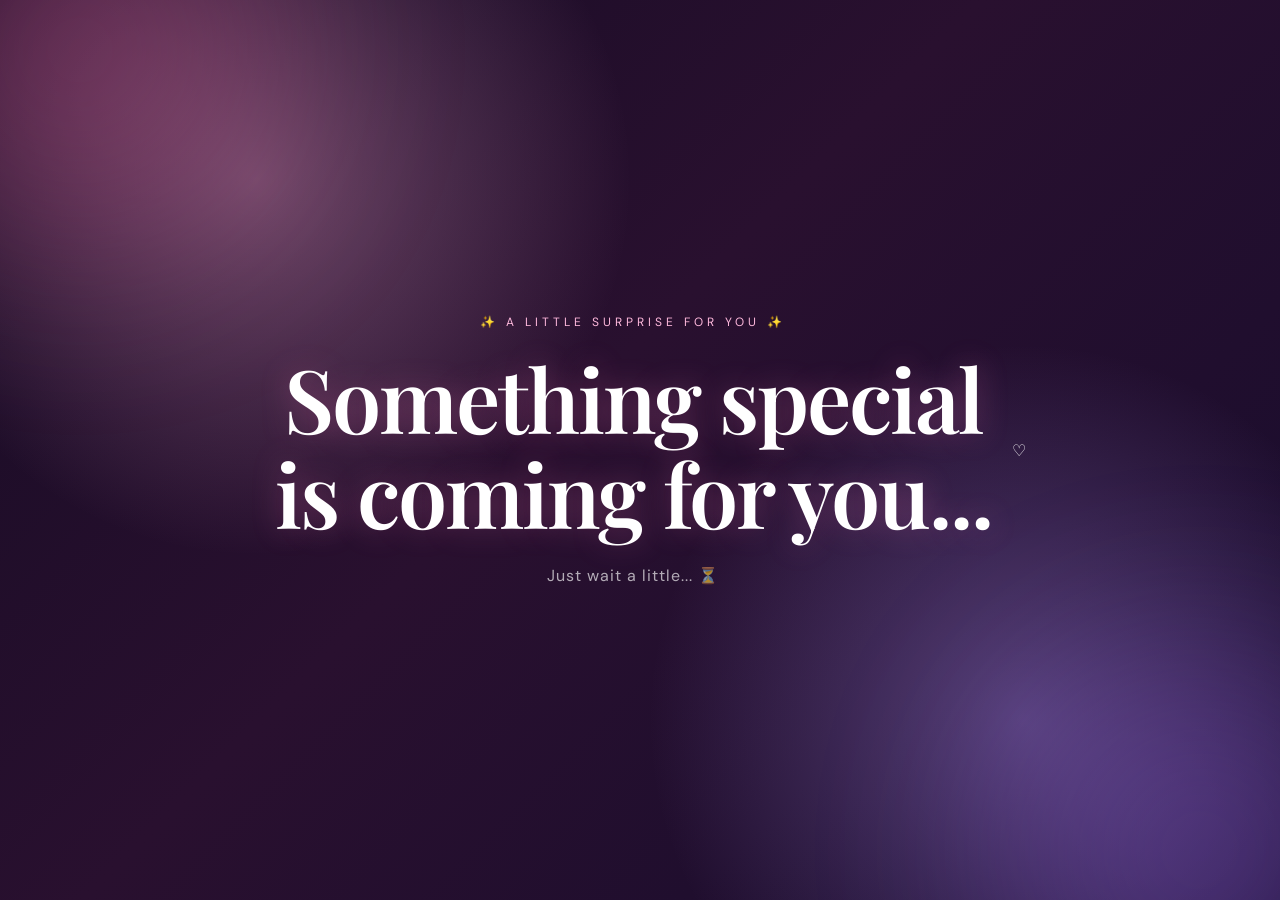
<file: index.html>
<!DOCTYPE html>
<html lang="en">
<head>
    <meta charset="UTF-8">
    <meta name="viewport" content="width=device-width, initial-scale=1.0">

    <title>A Little Surprise 💌</title>

    <link rel="stylesheet" href="style.css">
</head>

<body>

    <!-- Background glow -->
    <div class="background-glow glow-1"></div>
    <div class="background-glow glow-2"></div>

    <!-- ================= INTRO ================= -->

    <section class="intro" id="intro">

        <div class="intro-content">

            <p class="tiny-text">✨ A LITTLE SURPRISE FOR YOU ✨</p>

            <h1 id="intro-text">
                Something special<br>
                is coming for you...
            </h1>

            <p class="intro-subtitle">
                Just wait a little... ⏳
            </p>

        </div>

        <!-- Paper plane -->
        <div class="plane-container">
            <img
                id="plane"
                src="assets/spgirl.png"
                alt="Paper Plane"
            >
        </div>

        <!-- Floating hearts -->
        <div id="hearts"></div>

        <div class="scroll-hint">
            ♡
        </div>

    </section>


    <!-- ================= ENVELOPE ================= -->

    <div class="envelope-container hidden" id="envelope-container">

  <div class="envelope-scene">

    <div class="envelope-aura"></div>

    <div class="envelope" id="envelope"
         role="button"
         tabindex="0"
         aria-label="Open envelope">

      <div class="envelope-back"></div>

      <!-- Letter inside -->
      <div class="letter">
        <div class="letter-line"></div>
        <div class="letter-line short"></div>
        <div class="letter-heart">♡</div>
      </div>

      <!-- Front of envelope -->
      <div class="envelope-front"></div>

      <!-- Opening flap -->
      <div class="envelope-flap"></div>

      <!-- Wax seal -->
      <div class="seal">♥</div>

    </div>

  </div>

  <p class="tap-text hidden" id="tap-text">
    Touch the envelope <span>♡</span>
  </p>

  <p class="tap-hint">
    A little surprise is waiting inside...
  </p>

</div>


    <!-- ================= BIRTHDAY CARD ================= -->

    <div
        class="card-overlay hidden"
        id="popup-card"
    >

        <div class="card">

            <button
                class="close-card"
                id="close-card"
                aria-label="Close card"
            >
                ×
            </button>

            <div class="card-sparkle sparkle-1">✦</div>
            <div class="card-sparkle sparkle-2">✧</div>

            <div class="card-top">
                <span>🎀</span>
                <span>🎂</span>
                <span>🎀</span>
            </div>

            <p class="card-label">
                TODAY IS YOUR DAY
            </p>

            <h2>
                Happy Birthday
                <span>🎉</span>
            </h2>

            <!-- CHANGE NAME HERE -->
            <h3>
                Dear <span>FARUU</span> 💝🫶
            </h3>

            <div class="divider">
                <span>♡</span>
                <span>♡</span>
                <span>♡</span>
            </div>

            <p class="message">
                I know I made you wait a little, but some wishes deserve a little extra effort.<br>
                I wanted to make your special day a little more special, in my own little way.
                So, here's something just for you... Happy Birthday, Fruuuu! ✨
            </p>

            <div class="cake">
                🎂
            </div>

            <p class="signature">
                With lots of dustumi,
                <br>
                Yours truly,
            </p>

            <!-- CHANGE YOUR NAME HERE -->
            <p class="name">
                Iftuu
                <br>
                <span>❤️ ✨ 💜</span>
            </p>

            <button
                class="surprise-button"
                id="surprise-button"
            >
                <span>🎁</span>
                See more surprise
            </button>

        </div>

    </div>


    <!-- ================= CONFETTI ================= -->

    <canvas id="confetti"></canvas>


    <!-- ================= JAVASCRIPT ================= -->

    <script>

        document.addEventListener("DOMContentLoaded", () => {

            const intro = document.getElementById("intro");
            const plane = document.getElementById("plane");
            const planeContainer = document.querySelector(".plane-container");

            const envelopeContainer =
                document.getElementById("envelope-container");

            const envelope =
                document.getElementById("envelope");

            const tapText =
                document.getElementById("tap-text");

            const card =
                document.getElementById("popup-card");

            const closeCard =
                document.getElementById("close-card");

            const surpriseButton =
                document.getElementById("surprise-button");

            const heartsContainer =
                document.getElementById("hearts");


            /* =========================================
               INTRO → PLANE
            ========================================= */

            setTimeout(() => {

                planeContainer.classList.add("fly");

                createFlyingHearts();

            }, 1800);


            /* =========================================
               SHOW ENVELOPE
            ========================================= */

            setTimeout(() => {

                intro.classList.add("fade-out");

                setTimeout(() => {

                    intro.style.display = "none";

                    envelopeContainer.classList.remove("hidden");

                    setTimeout(() => {
                        tapText.classList.remove("hidden");
                    }, 900);

                }, 700);

            }, 6500);


            /* =========================================
               FLYING HEARTS
            ========================================= */

            function createFlyingHearts() {

                const interval = setInterval(() => {

                    const heart =
                        document.createElement("div");

                    heart.className = "heart";

                    const hearts = [
                        "♡",
                        "♥",
                        "💗",
                        "💖",
                        "✨"
                    ];

                    heart.textContent =
                        hearts[
                            Math.floor(
                                Math.random() * hearts.length
                            )
                        ];

                    heart.style.left =
                        (planeContainer.offsetLeft + 20) + "px";

                    heart.style.top =
                        (planeContainer.offsetTop + 20) + "px";

                    heart.style.setProperty(
                        "--random-x",
                        (Math.random() * 100 - 50) + "px"
                    );

                    heartsContainer.appendChild(heart);

                    setTimeout(() => {
                        heart.remove();
                    }, 2200);

                }, 300);

                setTimeout(() => {
                    clearInterval(interval);
                }, 4000);

            }


// =========================================
// CINEMATIC ENVELOPE OPENING
// =========================================

let envelopeOpened = false;

function openEnvelope() {

  if (envelopeOpened) return;

  envelopeOpened = true;

  // Hide instruction
  tapText.classList.add("hidden");

  // STEP 1 — squeeze
  envelope.classList.add("squeezing");

  // STEP 2 — open after squeeze
  setTimeout(() => {

    envelope.classList.remove("squeezing");
    envelope.classList.add("opening");

    // STEP 3 — BIG BLAST
    createEnvelopeBlast();

  }, 500);

  // STEP 4 — fade envelope away
  setTimeout(() => {
    envelopeContainer.classList.add("opening-fade");
  }, 1050);

  // STEP 5 — birthday message appears
  setTimeout(() => {

    envelopeContainer.classList.add("hidden");

    showCard();

  }, 1350);
}


// Click
envelope.addEventListener("click", openEnvelope);


// Keyboard support
envelope.addEventListener("keydown", (event) => {

  if (event.key === "Enter" || event.key === " ") {
    event.preventDefault();
    openEnvelope();
  }

});

/* ========================================= 
SHOW BIRTHDAY CARD 
========================================= */ 
function showCard() { card.classList.remove("hidden"); setTimeout(() => { card.classList.add("show"); }, 50); startConfetti(); }


// =========================================
// ENVELOPE BLAST EFFECT
// =========================================

function createEnvelopeBlast() {

  const rect = envelope.getBoundingClientRect();

  const centerX = rect.left + rect.width / 2;
  const centerY = rect.top + rect.height * 0.45;


  // White/pink flash
  const flash = document.createElement("div");

  flash.className = "envelope-flash";

  flash.style.left = `${centerX}px`;
  flash.style.top = `${centerY}px`;

  document.body.appendChild(flash);

  setTimeout(() => flash.remove(), 900);


  // Shockwave
  const ring = document.createElement("div");

  ring.className = "blast-ring";

  ring.style.left = `${centerX}px`;
  ring.style.top = `${centerY}px`;

  document.body.appendChild(ring);

  setTimeout(() => ring.remove(), 1000);


  // Flying particles
  const particles = [
    "💖",
    "💗",
    "💕",
    "💜",
    "✨",
    "♡",
    "✦",
    "🎀",
    "💫",
    "⭐"
  ];


  for (let i = 0; i < 55; i++) {

    const particle = document.createElement("span");

    particle.className = "burst-particle";

    particle.textContent =
      particles[Math.floor(Math.random() * particles.length)];


    const angle =
      (Math.PI * 2 * i / 55) +
      (Math.random() - 0.5) * 0.5;

    const distance =
      120 + Math.random() * 280;


    const x = Math.cos(angle) * distance;
    const y = Math.sin(angle) * distance;


    particle.style.left = `${centerX}px`;
    particle.style.top = `${centerY}px`;

    particle.style.setProperty(
      "--x",
      `${x}px`
    );

    particle.style.setProperty(
      "--y",
      `${y}px`
    );

    particle.style.setProperty(
      "--r",
      `${Math.random() * 720 - 360}deg`
    );


    particle.style.fontSize =
      `${14 + Math.random() * 22}px`;


    particle.style.animationDelay =
      `${Math.random() * 0.15}s`;


    document.body.appendChild(particle);


    setTimeout(() => {
      particle.remove();
    }, 1500);
  }
}
            /* =========================================
               CLOSE CARD
            ========================================= */

            closeCard.addEventListener("click", () => {

                card.classList.remove("show");

                setTimeout(() => {
                    card.classList.add("hidden");
                }, 500);

            });


            /* =========================================
               SURPRISE BUTTON
            ========================================= */

            surpriseButton.addEventListener("click", () => {

                surpriseButton.classList.add("clicked");

                createBigConfetti();

                setTimeout(() => {

                    const fade =
                        document.createElement("div");

                    fade.className = "page-transition";

                    document.body.appendChild(fade);

                    requestAnimationFrame(() => {
                        fade.classList.add("active");
                    });

                    setTimeout(() => {

                        window.location.href =
                            "main.html";

                    }, 1000);

                }, 800);

            });


            /* =========================================
               CONFETTI
            ========================================= */

            const canvas =
                document.getElementById("confetti");

            const ctx =
                canvas.getContext("2d");

            let confettiPieces = [];

            let animationId;


            function resizeCanvas() {

                canvas.width =
                    window.innerWidth;

                canvas.height =
                    window.innerHeight;

            }

            resizeCanvas();

            window.addEventListener(
                "resize",
                resizeCanvas
            );


            const colors = [
                "#ff6fae",
                "#ff9ed2",
                "#c79aff",
                "#ffd6ea",
                "#ffffff",
                "#b8a0ff"
            ];


            function createConfetti() {

                confettiPieces = [];

                for (
                    let i = 0;
                    i < 170;
                    i++
                ) {

                    confettiPieces.push({

                        x:
                            Math.random() *
                            canvas.width,

                        y:
                            Math.random() *
                            -canvas.height,

                        size:
                            Math.random() * 7 + 3,

                        speed:
                            Math.random() * 3 + 2,

                        rotation:
                            Math.random() * 360,

                        rotationSpeed:
                            Math.random() * 8 - 4,

                        color:
                            colors[
                                Math.floor(
                                    Math.random() *
                                    colors.length
                                )
                            ]

                    });

                }

            }


            function drawConfetti() {

                ctx.clearRect(
                    0,
                    0,
                    canvas.width,
                    canvas.height
                );

                confettiPieces.forEach(piece => {

                    ctx.save();

                    ctx.translate(
                        piece.x,
                        piece.y
                    );

                    ctx.rotate(
                        piece.rotation *
                        Math.PI / 180
                    );

                    ctx.fillStyle =
                        piece.color;

                    ctx.globalAlpha = 0.9;

                    ctx.fillRect(
                        -piece.size / 2,
                        -piece.size / 2,
                        piece.size,
                        piece.size * 1.8
                    );

                    ctx.restore();


                    piece.y +=
                        piece.speed;

                    piece.rotation +=
                        piece.rotationSpeed;

                    if (
                        piece.y >
                        canvas.height + 20
                    ) {

                        piece.y = -20;

                        piece.x =
                            Math.random() *
                            canvas.width;

                    }

                });

                animationId =
                    requestAnimationFrame(
                        drawConfetti
                    );

            }


            function startConfetti() {

                createConfetti();

                cancelAnimationFrame(
                    animationId
                );

                drawConfetti();

            }


            function createBigConfetti() {

                createConfetti();

                confettiPieces.forEach(piece => {

                    piece.y =
                        Math.random() *
                        canvas.height;

                    piece.speed =
                        Math.random() * 6 + 3;

                });

            }

        });

    </script>

</body>
</html>
</file>
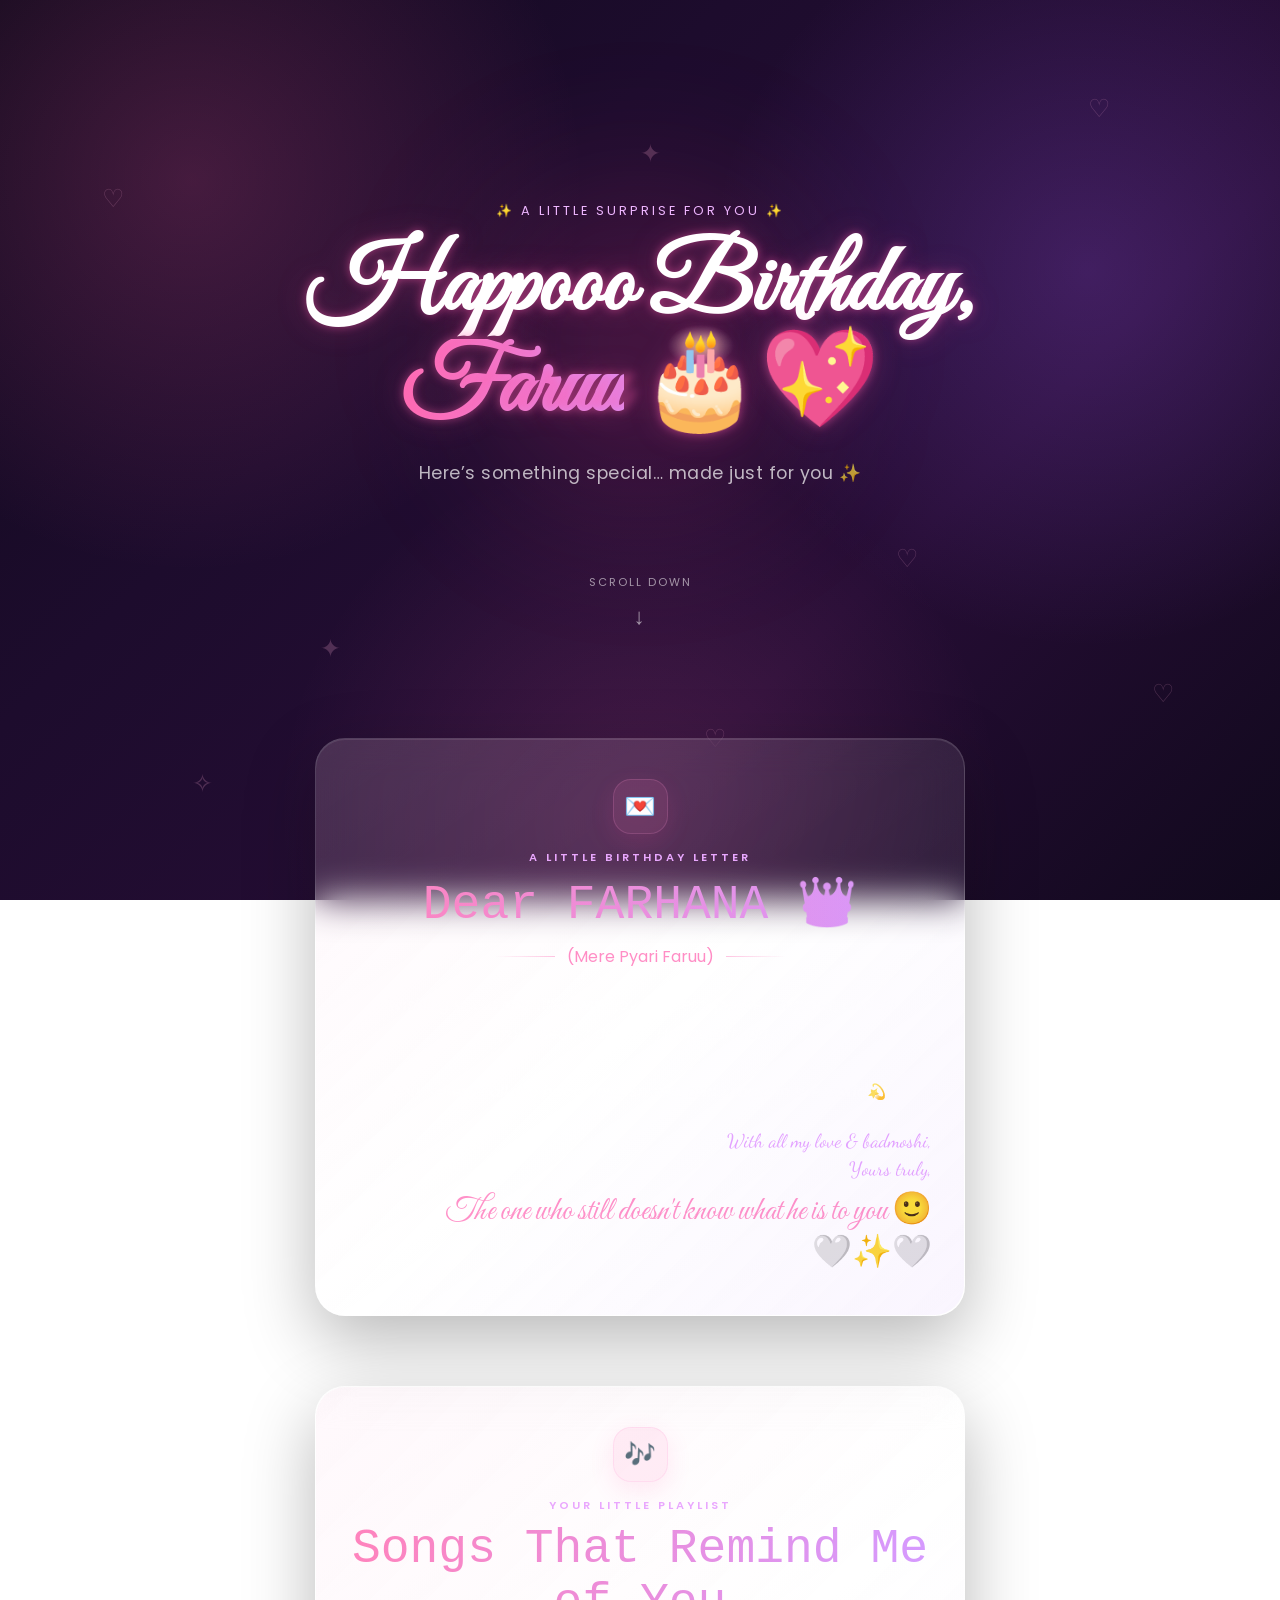
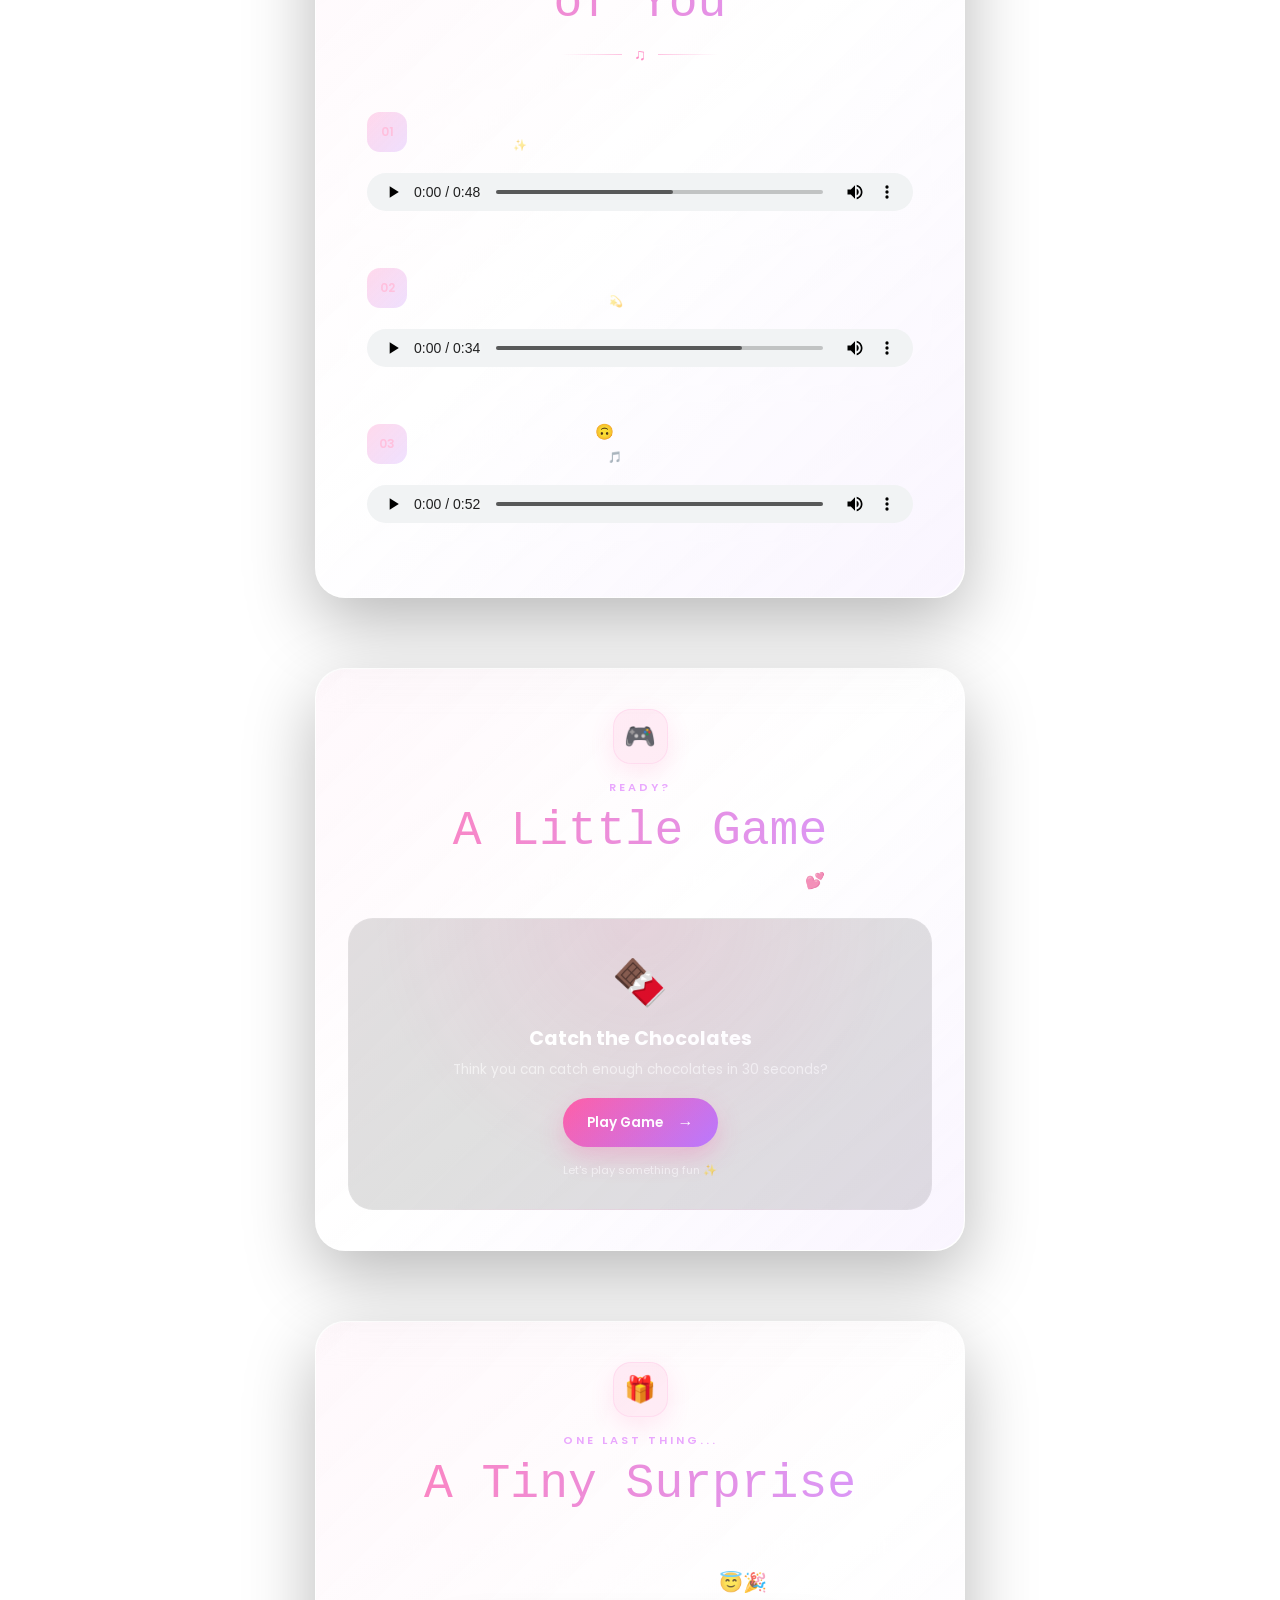
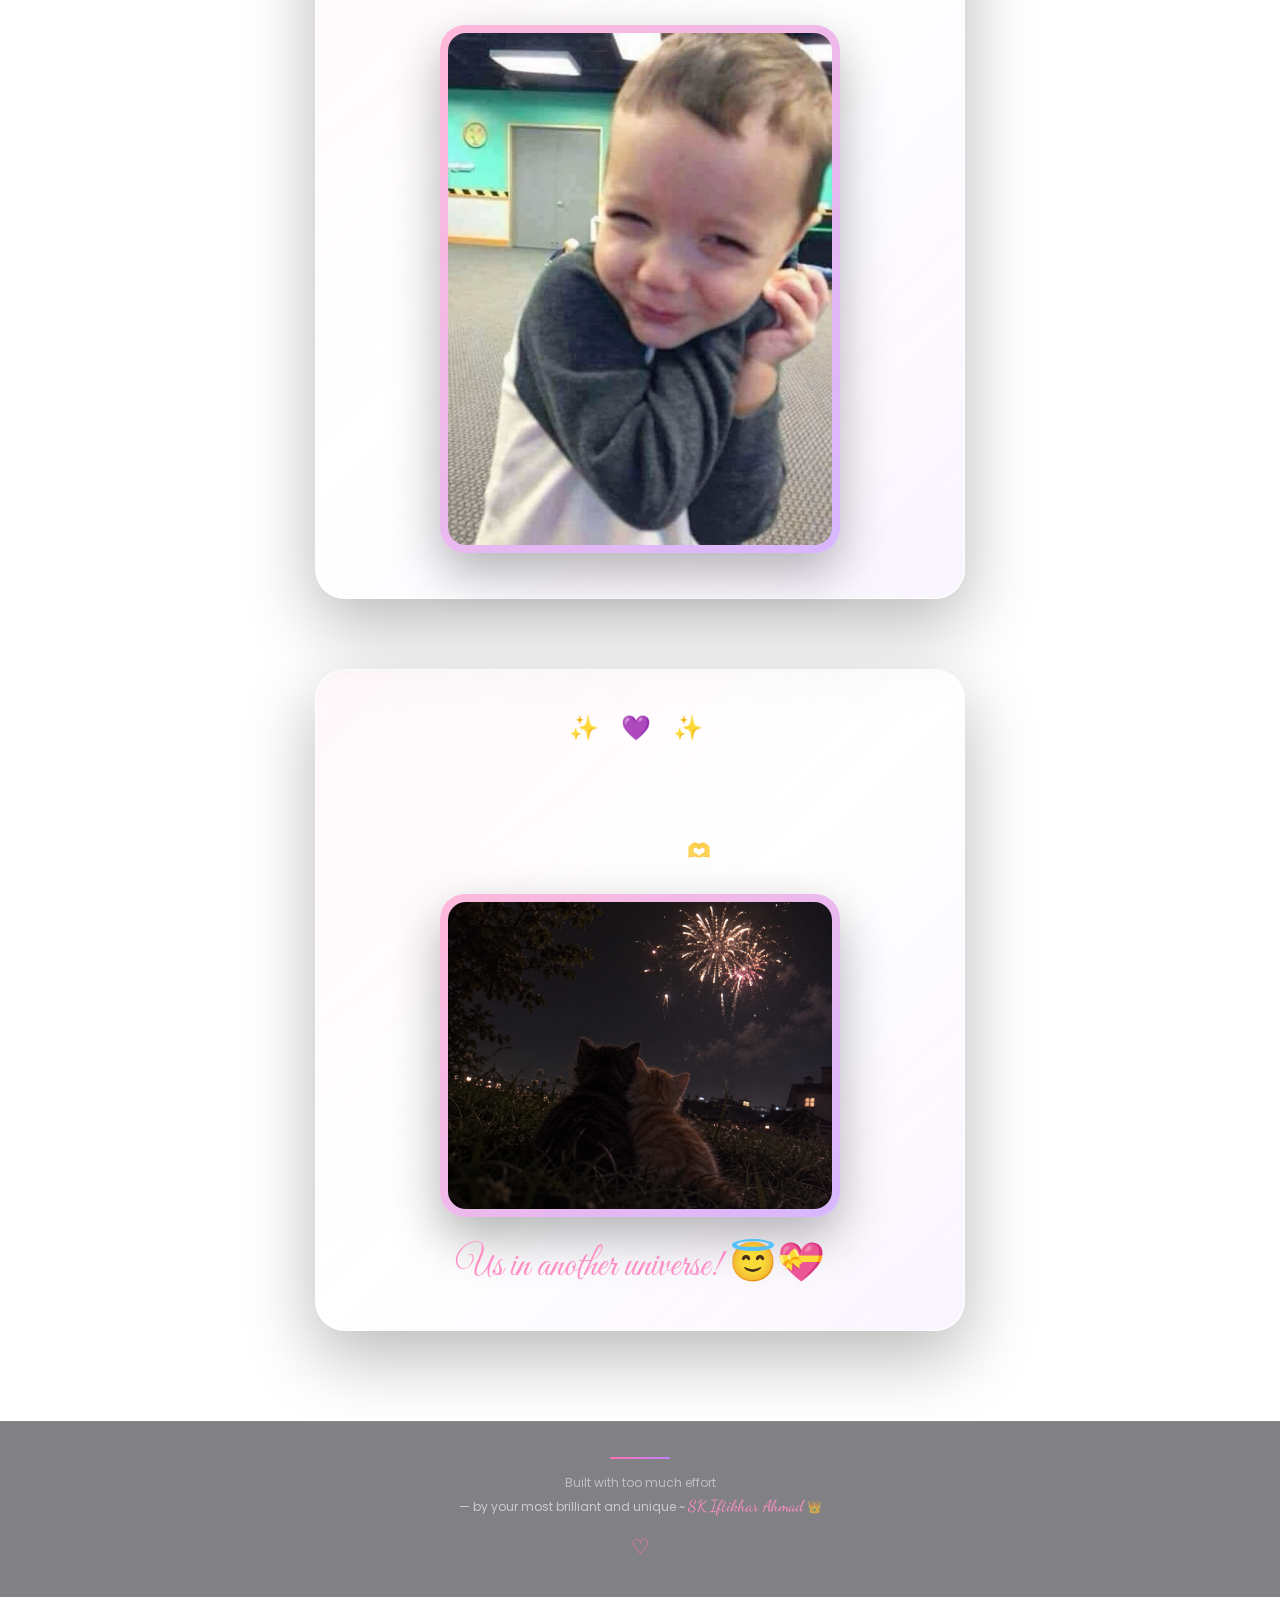
<file: main.html>
<!DOCTYPE html>
<html lang="en">
<head>
    <meta charset="UTF-8" />
    <meta name="viewport" content="width=device-width, initial-scale=1.0" />

    <title>Happooo Birthday 🎂💖</title>

    <!-- Google Fonts -->
    <link rel="preconnect" href="https://fonts.googleapis.com">
    <link rel="preconnect" href="https://fonts.gstatic.com" crossorigin>

    <link href="https://fonts.googleapis.com/css2?family=Dancing+Script:wght@500;600;700&family=Great+Vibes&family=Pacifico&family=Poppins:wght@300;400;500;600;700&display=swap" rel="stylesheet">

    <link rel="stylesheet" href="main.css" />
</head>

<body>

    <!-- Floating background decorations -->
    <div class="background-hearts">
        <span>♡</span>
        <span>♡</span>
        <span>✦</span>
        <span>♡</span>
        <span>✦</span>
        <span>♡</span>
        <span>✧</span>
        <span>♡</span>
    </div>

    <div class="container">

        <!-- INTRO -->
        <section class="intro">

            <div class="intro-glow"></div>

            <p class="mini-title">✨ A little surprise for you ✨</p>

            <h1 class="title">
                Happooo Birthday,
                <span>Faruu</span> 🎂💖
            </h1>

            <p class="subtitle">
                Here’s something special… made just for you ✨
            </p>

            <div class="scroll-hint">
                <span>Scroll down</span>
                <div>↓</div>
            </div>

        </section>


        <!-- LETTER -->
        <section class="section fade letter-section">

            <div class="section-icon">💌</div>

            <p class="eyebrow">A little birthday letter</p>

            <h2>Dear FARHANA 👑</h2>

            <div class="divider">
                <span>(Mere Pyari Faruu)</span>
            </div>

            <p class="message">
                "Wishing you a day filled with joy, success, peace, laughter, and all your
                heart's desires. Happy Birthday!<br><br>
                You deserve all the happiness, smiles, and magic in the world💫"
            </p>

            <p class="signature">
                With all my love & badmoshi,<br>
                Yours truly,
            </p>

            <p class="name">
                The one who still doesn't know what he is to you 🙂
                <br>
                🤍✨🤍
            </p>

        </section>


        <!-- SONG PLAYLIST -->
        <section class="section fade">

            <div class="section-icon">🎶</div>

            <p class="eyebrow">Your little playlist</p>

            <h2>Songs That Remind Me of You</h2>

            <div class="divider">
                <span>♫</span>
            </div>


            <div class="song">

                <div class="song-number">01</div>

                <div class="song-info">
                    <p>Satranga</p>
                    <span>Remember this?✨</span>
                </div>

                <audio controls>
                    <source src="satranga1.mp3" type="audio/mpeg">
                </audio>

            </div>


            <div class="song">

                <div class="song-number">02</div>

                <div class="song-info">
                    <p>Tu Pyar Badha</p>
                    <span>A song which reminds me of you 💫</span>
                </div>

                <audio controls>
                    <source src="song2.mp3" type="audio/mpeg">
                </audio>

            </div>


            <div class="song">

                <div class="song-number">03</div>

                <div class="song-info">
                    <p>After talking with you🙃</p>
                    <span>Because three is better than one 🎵</span>
                </div>

                <audio controls>
                    <source src="Dill1.mp3" type="audio/mpeg">
                </audio>

            </div>

        </section>


        <!-- GAME -->
        <section class="section fade game-section">

            <div class="game-decoration">🎮</div>

            <p class="eyebrow">Ready?</p>

            <h2>A Little Game</h2>

            <p class="game-intro">
                Catch the Chocolates before time runs out! 💕
            </p>

            <div class="game-box">

                <div class="game-icon">🍫</div>

                <h3>Catch the Chocolates</h3>

                <p>
                    Think you can catch enough chocolates in 30 seconds?
                </p>

                <button type="button" id="openGame">
                    <span>Play Game</span>
                    <span class="button-arrow">→</span>
                </button>

                <p id="gameMsg">
                    Let's play something fun ✨
                </p>

            </div>

        </section>


        <!-- GAME MODAL -->
        <div id="gameModal" class="modal">

            <div class="modal-content">

                <button class="modal-close" id="gameClose">
                    ×
                </button>

                <div class="modal-icon">👾</div>

                <h3 id="gameTitle">
                    Catch the choco & Kitty! 
                </h3>

                <div class="game-stats">

                    <div class="stat">
                        <span>🍫</span>
                        <strong id="score">Chocolates Caught: 0</strong>
                    </div>

                    <div class="stat">
                        <span>⏱️</span>
                        <strong id="timer">Time Left: 30s</strong>
                    </div>

                </div>

                <div id="gameArea"></div>

                <button type="button" id="startBtn">
                    Start Game
                </button>

            </div>

        </div>


        <!-- COMPLETE MODAL -->
        <div id="completeModal" class="modal">

            <div class="modal-content complete">

                <div class="celebration">🎉</div>

                <h2>Game Complete!</h2>

                <div class="complete-divider">
                    ♡ ✦ ♡
                </div>

                <p>
                    Thank you for playing!<br><br>
                    I hope this little game made your birthday
                    a little more special. 👍
                </p>

                <button type="button" id="closeComplete">
                    Close ✨
                </button>

            </div>

        </div>


        <!-- FINAL NOTE -->
        <section class="section fade final-section">

            <div class="section-icon">🎁</div>

            <p class="eyebrow">One last thing...</p>

            <h2>A Tiny Surprise</h2>

            <p class="final-message">
                I could’ve sent a message… but nah… This time I built you a whole website. 😇🎉
            </p>

            <div class="image-frame">
                <img src="assets/meme.jpg" alt="Funny birthday image">
            </div>

        </section>


        <!-- SECOND FINAL NOTE -->
        <section class="section fade final-section">

            <div class="sparkle-title">
                ✨ 💜 ✨
            </div>

            <p class="final-message">
                "জন্মদিনে কি আর দেবো তোমায় উপহার
                <br>
                বাংলায় নাও ভালোবাসা
                <br>
                হিন্দীতে নাও পেয়ার" 🫶
            </p>

            <div class="image-frame">
                <img src="assets/meme2.png" alt="Funny birthday image">
            </div>

            <p class="love-text">
                Us in another universe! 😇💝
            </p>

        </section>

    </div>


    <!-- FOOTER -->
    <footer class="footer">

        <div class="footer-line"></div>

        <p>
            Built with too much effort
        </p>

        <p class="footer-name">
            — by your most brilliant and unique ~
            <span>SK Iftikhar Ahmad</span> 👑
        </p>

        <div class="footer-heart">
            ♡
        </div>

    </footer>


    <script src="main.js"></script>

</body>
</html>
</file>
<file: style.css>
@import url('https://fonts.googleapis.com/css2?family=DM+Sans:wght@400;500;600&family=Playfair+Display:wght@500;600;700&display=swap');

/* =========================================
   BASIC RESET
========================================= */

* {
    margin: 0;
    padding: 0;
    box-sizing: border-box;
}


html, body {
    width: 100%;
    min-height: 100%;
}


body {
    overflow: hidden;

    font-family: "DM Sans", sans-serif;

    color: white;

    background:
        radial-gradient(
            circle at 20% 20%,
            rgba(255, 180, 220, 0.35),
            transparent 30%
        ),

        radial-gradient(
            circle at 80% 80%,
            rgba(185, 155, 255, 0.35),
            transparent 30%
        ),

        linear-gradient(
            135deg,
            #160b24,
            #29102f 45%,
            #170c2d
        );
}


/* =========================================
   BACKGROUND GLOW
========================================= */

.background-glow {
    position: fixed;

    width: 400px;
    height: 400px;

    border-radius: 50%;

    filter: blur(100px);

    opacity: 0.25;

    pointer-events: none;
}


.glow-1 {
    background: #ff62a5;

    top: -150px;
    left: -120px;
}


.glow-2 {
    background: #a66cff;

    bottom: -150px;
    right: -120px;
}


/* =========================================
   INTRO
========================================= */

.intro {
    position: relative;

    width: 100vw;
    height: 100vh;

    display: flex;
    justify-content: center;
    align-items: center;

    text-align: center;

    overflow: hidden;

    transition:
        opacity 0.8s ease,
        transform 0.8s ease;
}


.intro.fade-out {
    opacity: 0;
    transform: scale(1.04);
}


.intro-content {
    position: relative;

    z-index: 3;

    padding: 20px;
}


.tiny-text {
    font-size: 0.75rem;

    letter-spacing: 4px;

    color: #ffb9dd;

    margin-bottom: 20px;

    animation:
        fadeUp 1s ease forwards;
}


#intro-text {
    font-family: "Playfair Display", serif;

    font-size: clamp(
        2.5rem,
        7vw,
        5.5rem
    );

    line-height: 1.08;

    font-weight: 600;

    letter-spacing: -2px;

    text-shadow:
        0 0 30px rgba(255, 125, 190, 0.3);

    animation:
        fadeUp 1.2s ease forwards;
}


.intro-subtitle {
    margin-top: 25px;

    color: rgba(255,255,255,0.65);

    font-size: 1rem;

    letter-spacing: 1px;

    animation:
        fadeUp 1.5s ease forwards;
}


@keyframes fadeUp {

    from {
        opacity: 0;
        transform: translateY(25px);
    }

    to {
        opacity: 1;
        transform: translateY(0);
    }

}


/* =========================================
   PAPER PLANE
========================================= */

.plane-container {

    position: absolute;

    left: -150px;
    bottom: 25%;

    z-index: 5;

    transition:
        transform 4s
        cubic-bezier(.22,.61,.36,1);

}


.plane-container.fly {

    transform:
        translate(
            120vw,
            -35vh
        )
        rotate(-12deg);

}


#plane {

    width: 100px;

    filter:
        drop-shadow(
            0 15px 20px
            rgba(0,0,0,0.25)
        );

    animation:
        planeFloat 1.8s
        ease-in-out infinite alternate;

}


@keyframes planeFloat {

    from {
        transform:
            translateY(0)
            rotate(-2deg);
    }

    to {
        transform:
            translateY(-10px)
            rotate(3deg);
    }

}


/* =========================================
   HEARTS
========================================= */

#hearts {
    position: fixed;

    inset: 0;

    pointer-events: none;

    z-index: 20;
}


.heart {

    position: absolute;

    font-size: 18px;

    color: #ff9bc9;

    animation:
        heartFloat 2.2s ease-out
        forwards;

}


@keyframes heartFloat {

    0% {
        opacity: 0;
        transform:
            translate(0,0)
            scale(0.4);
    }

    20% {
        opacity: 1;
    }

    100% {
        opacity: 0;

        transform:
            translate(
                var(--random-x),
                -100px
            )
            scale(1.3);
    }

}


/* =========================================
   ENVELOPE
========================================= */

/* =========================================
   CINEMATIC ENVELOPE
========================================= */

.envelope-container {
  position: fixed;
  inset: 0;
  z-index: 20;
  display: flex;
  flex-direction: column;
  align-items: center;
  justify-content: center;
  overflow: hidden;
  background:
    radial-gradient(circle at center,
      rgba(255, 170, 225, 0.20),
      transparent 45%);
  transition: opacity 0.8s ease, transform 0.8s ease;
}

.envelope-container.opening-fade {
  opacity: 0;
  transform: scale(1.08);
}

.hidden {
  display: none !important;
}

.envelope-scene {
  position: relative;
  width: 340px;
  height: 260px;
  display: flex;
  justify-content: center;
  align-items: center;
  perspective: 1000px;
}

/* Soft glow behind envelope */
.envelope-aura {
  position: absolute;
  width: 280px;
  height: 180px;
  border-radius: 50%;
  background: rgba(255, 110, 200, 0.25);
  filter: blur(45px);
  animation: auraPulse 2.5s ease-in-out infinite;
}

@keyframes auraPulse {
  0%, 100% {
    transform: scale(0.9);
    opacity: 0.5;
  }

  50% {
    transform: scale(1.15);
    opacity: 0.9;
  }
}

/* Main envelope */
.envelope {
  position: relative;
  width: 300px;
  height: 190px;
  cursor: pointer;
  transform-style: preserve-3d;
  transition: transform 0.4s ease;
  filter: drop-shadow(0 20px 30px rgba(100, 30, 100, 0.25));
}

.envelope:hover {
  transform: translateY(-5px) scale(1.02);
}

/* Back */
.envelope-back {
  position: absolute;
  inset: 0;
  z-index: 1;
  border-radius: 14px;
  background: linear-gradient(
    145deg,
    #ffb6df,
    #d987e9
  );
  box-shadow:
    inset 0 0 20px rgba(255,255,255,0.35),
    0 15px 35px rgba(120,50,130,0.25);
}

/* Letter */
.letter {
  position: absolute;
  z-index: 2;
  width: 240px;
  height: 150px;
  left: 30px;
  top: 25px;
  border-radius: 9px;
  background: linear-gradient(145deg, #fffdfd, #fff0fa);
  box-shadow: 0 8px 20px rgba(80,30,80,0.15);

  transform: translateY(20px);
  transition:
    transform 0.8s cubic-bezier(.2,.8,.2,1),
    opacity 0.5s ease;
}

.letter-line {
  position: absolute;
  width: 140px;
  height: 5px;
  left: 50px;
  top: 48px;
  border-radius: 10px;
  background: #f1b6dc;
}

.letter-line.short {
  width: 90px;
  top: 70px;
}

.letter-heart {
  position: absolute;
  right: 25px;
  bottom: 20px;
  font-size: 25px;
  color: #d76bc1;
}

/* Front flap */
.envelope-front {
  position: absolute;
  inset: 0;
  z-index: 4;
  border-radius: 14px;
  background: linear-gradient(
    145deg,
    #f19ad0,
    #d477df
  );

  clip-path: polygon(
    0 0,
    50% 58%,
    100% 0,
    100% 100%,
    0 100%
  );
}

/* Top flap */
.envelope-flap {
  position: absolute;
  inset: 0;
  z-index: 5;

  background: linear-gradient(
    145deg,
    #ffb6df,
    #df84df
  );

  clip-path: polygon(
    0 0,
    100% 0,
    50% 58%
  );

  transform-origin: top center;
  transition:
    transform 0.75s cubic-bezier(.2,.8,.2,1);

  backface-visibility: hidden;
}

/* Seal */
.seal {
  position: absolute;
  z-index: 7;
  top: 70px;
  left: 50%;
  transform: translateX(-50%);

  width: 45px;
  height: 45px;
  border-radius: 50%;

  display: flex;
  align-items: center;
  justify-content: center;

  color: white;
  font-size: 22px;

  background: radial-gradient(
    circle at 35% 30%,
    #ff9bdc,
    #c84fa8
  );

  box-shadow:
    0 5px 15px rgba(150,50,130,0.35),
    inset 0 2px 5px rgba(255,255,255,0.35);

  transition:
    opacity 0.35s ease,
    transform 0.5s ease;
}

/* =========================================
   SQUEEZE ANIMATION
========================================= */

.envelope.squeezing {
  animation: envelopeSqueeze 0.55s ease-in-out;
}

@keyframes envelopeSqueeze {

  0% {
    transform: scale(1) rotate(0deg);
  }

  20% {
    transform: scale(.96, 1.04) rotate(-2deg);
  }

  40% {
    transform: scale(.90, .96) rotate(2deg);
  }

  60% {
    transform: scale(.95, 1.03) rotate(-2deg);
  }

  80% {
    transform: scale(.92, .98) rotate(1deg);
  }

  100% {
    transform: scale(1) rotate(0deg);
  }
}

/* =========================================
   OPENING
========================================= */

.envelope.opening {
  transform: scale(1.05);
}

.envelope.opening .envelope-flap {
  transform: rotateX(-165deg);
  z-index: 3;
}

.envelope.opening .letter {
  transform: translateY(-75px);
}

.envelope.opening .seal {
  opacity: 0;
  transform:
    translateX(-50%)
    scale(0.2)
    rotate(180deg);
}

/* =========================================
   TEXT
========================================= */

.tap-text {
  margin-top: 5px;
  color: white;
  font-size: 1.35rem;
  font-weight: 600;
  text-shadow: 0 3px 15px rgba(100, 30, 100, 0.4);
  animation: tapPulse 1.8s infinite;
}

.tap-text span {
  color: #ffb7e5;
}

.tap-hint {
  margin-top: 8px;
  color: rgba(255,255,255,0.75);
  font-size: 0.9rem;
}

@keyframes tapPulse {
  0%, 100% {
    opacity: .55;
    transform: translateY(0);
  }

  50% {
    opacity: 1;
    transform: translateY(-4px);
  }
}

/* =========================================
   EXPLOSION / BLAST
========================================= */

.envelope-flash {
  position: fixed;
  z-index: 150;
  width: 80px;
  height: 80px;
  border-radius: 50%;
  pointer-events: none;

  background: radial-gradient(
    circle,
    rgba(255,255,255,1) 0%,
    rgba(255,190,235,.9) 25%,
    rgba(255,120,210,.35) 55%,
    transparent 75%
  );

  transform: translate(-50%, -50%) scale(.2);
  animation: envelopeFlash .8s ease-out forwards;
}

@keyframes envelopeFlash {
  0% {
    opacity: 1;
    transform: translate(-50%, -50%) scale(.2);
  }

  50% {
    opacity: 1;
    transform: translate(-50%, -50%) scale(4);
  }

  100% {
    opacity: 0;
    transform: translate(-50%, -50%) scale(7);
  }
}

/* Shockwave */
.blast-ring {
  position: fixed;
  z-index: 149;
  width: 30px;
  height: 30px;
  border: 4px solid rgba(255, 150, 220, .8);
  border-radius: 50%;
  pointer-events: none;

  transform: translate(-50%, -50%) scale(.2);
  animation: shockwave .9s ease-out forwards;
}

@keyframes shockwave {
  0% {
    opacity: 1;
    transform: translate(-50%, -50%) scale(.2);
  }

  100% {
    opacity: 0;
    transform: translate(-50%, -50%) scale(9);
  }
}

/* Flying blast particles */
.burst-particle {
  position: fixed;
  z-index: 200;
  left: 0;
  top: 0;

  pointer-events: none;
  user-select: none;

  font-size: 20px;

  transform:
    translate(-50%, -50%)
    scale(.2);

  animation:
    burstOut 1.2s cubic-bezier(.15,.8,.2,1) forwards;
}

@keyframes burstOut {

  0% {
    opacity: 0;
    transform:
      translate(-50%, -50%)
      scale(.2)
      rotate(0deg);
  }

  15% {
    opacity: 1;
  }

  100% {
    opacity: 0;

    transform:
      translate(
        calc(-50% + var(--x)),
        calc(-50% + var(--y))
      )
      scale(1.3)
      rotate(var(--r));
  }
}

/* Mobile */
@media (max-width: 600px) {

  .envelope {
    width: 270px;
    height: 170px;
  }

  .envelope-scene {
    transform: scale(.9);
  }

  .letter {
    width: 215px;
    height: 135px;
    left: 27px;
  }
}


/* =========================================
   CARD OVERLAY
========================================= */

.card-overlay {

    position: fixed;

    inset: 0;

    z-index: 100;

    display: flex;

    justify-content: center;
    align-items: center;

    padding: 20px;

    background:
        rgba(10, 5, 18, 0.55);

    backdrop-filter:
        blur(12px);

    opacity: 0;

    transition:
        opacity 0.5s ease;

}


.card-overlay.show {

    opacity: 1;

}


/* =========================================
   CARD
========================================= */

.card {

    position: relative;

    width: min(
        500px,
        92vw
    );

    max-height: 90vh;

    overflow-y: auto;

    padding:
        45px
        35px
        40px;

    text-align: center;

    border-radius: 35px;

    background:
        linear-gradient(
            145deg,
            rgba(255,255,255,0.96),
            rgba(255,235,247,0.96)
        );

    color: #47203e;

    box-shadow:
        0 40px 100px
        rgba(0,0,0,0.45);

    transform:
        translateY(50px)
        scale(0.9);

    transition:
        transform 0.7s
        cubic-bezier(.16,1,.3,1);

}


.card-overlay.show .card {

    transform:
        translateY(0)
        scale(1);

}


.card-top {

    display: flex;

    justify-content: center;

    gap: 15px;

    font-size: 1.4rem;

    margin-bottom: 18px;

}


.card-label {

    font-size: 0.7rem;

    letter-spacing: 4px;

    color: #b15a8f;

    font-weight: 600;

}


.card h2 {

    margin-top: 12px;

    font-family:
        "Playfair Display",
        serif;

    font-size:
        clamp(
            1.5rem,
            6vw,
            2rem
        );

    line-height: 1.1;

    color: #542442;

}


.card h2 span {

    display: inline-block;

    animation:
        heartBeat 1.5s
        ease-in-out infinite;

}


@keyframes heartBeat {

    0%, 100% {
        transform: scale(1);
    }

    50% {
        transform: scale(1.25);
    }

}


.card h3 {

    margin-top: 15px;

    font-size: 2rem;

    font-weight: 600;

}


.card h3 span {

    color: #d15a9c;

}


.divider {

    display: flex;

    justify-content: center;

    gap: 8px;

    margin: 22px 0;

    color: #df83b3;

}


.message {

    font-family:
        "Playfair Display",
        serif;

    font-size: 1.05rem;

    line-height: 1.8;

    color: #704b68;

}


.cake {

    font-size: 4rem;

    margin: 20px 0;

    animation:
        cakeFloat 2.5s
        ease-in-out infinite;

}


@keyframes cakeFloat {

    0%, 100% {
        transform:
            translateY(0);
    }

    50% {
        transform:
            translateY(-8px);
    }

}


.signature {

    font-size: 0.9rem;

    color: #95627f;

}


.name {

    margin-top: 6px;

    font-family:
        "Playfair Display",
        serif;

    font-size: 1.4rem;

    font-weight: 600;

    color: #5d2d50;

}


.name span {

    font-family:
        "DM Sans",
        sans-serif;

    font-size: 1rem;

}


/* =========================================
   CLOSE BUTTON
========================================= */

.close-card {

    position: absolute;

    top: 18px;
    right: 18px;

    width: 38px;
    height: 38px;

    border: none;

    border-radius: 50%;

    background:
        rgba(125, 65, 100, 0.08);

    color: #754366;

    font-size: 1.5rem;

    cursor: pointer;

    transition:
        0.3s ease;

}


.close-card:hover {

    transform:
        rotate(90deg);

    background:
        rgba(125, 65, 100, 0.15);

}


/* =========================================
   SURPRISE BUTTON
========================================= */

.surprise-button {

    margin-top: 25px;

    border: none;

    padding:
        14px
        25px;

    border-radius: 999px;

    background:
        linear-gradient(
            135deg,
            #ed71ad,
            #a878ed
        );

    color: white;

    font-family:
        "DM Sans",
        sans-serif;

    font-size: 0.95rem;

    font-weight: 600;

    cursor: pointer;

    box-shadow:
        0 10px 25px
        rgba(198, 101, 170, 0.3);

    transition:
        transform 0.3s ease,
        box-shadow 0.3s ease;

}


.surprise-button:hover {

    transform:
        translateY(-3px)
        scale(1.03);

    box-shadow:
        0 15px 35px
        rgba(198, 101, 170, 0.4);

}


.surprise-button.clicked {

    transform:
        scale(0.95);

}


/* =========================================
   CARD SPARKLES
========================================= */

.card-sparkle {

    position: absolute;

    color: #d77eb1;

    font-size: 1.5rem;

    animation:
        sparkle 2s
        ease-in-out infinite;

}


.sparkle-1 {

    top: 25px;
    left: 30px;

}


.sparkle-2 {

    bottom: 30px;
    right: 30px;

    animation-delay:
        0.8s;

}


@keyframes sparkle {

    0%, 100% {
        opacity: 0.3;
        transform: scale(0.8);
    }

    50% {
        opacity: 1;
        transform: scale(1.2);
    }

}


/* =========================================
   CONFETTI
========================================= */

#confetti {

    position: fixed;

    inset: 0;

    width: 100%;
    height: 100%;

    pointer-events: none;

    z-index: 150;

}


/* =========================================
   PAGE TRANSITION
========================================= */

.page-transition {

    position: fixed;

    inset: 0;

    z-index: 9999;

    background:
        radial-gradient(
            circle at 20% 20%,
            rgba(255, 180, 220, 0.35),
            transparent 30%
        ),

        radial-gradient(
            circle at 80% 80%,
            rgba(185, 155, 255, 0.35),
            transparent 30%
        ),

        linear-gradient(
            135deg,
            #160b24,
            #29102f 45%,
            #170c2d
        );

    opacity: 0;

    pointer-events: none;

    transition:
        opacity 0.9s ease;

}


.page-transition.active {

    opacity: 1;

}


/* =========================================
   MOBILE
========================================= */

@media (max-width: 600px) {

    #intro-text {

        letter-spacing:
            -1px;

    }


    .plane-container {

        bottom: 22%;

    }


    #plane {

        width: 75px;

    }


    .envelope {

        width: 140px;
        height: 140px;

        font-size: 5.5rem;

        border-radius: 35px;

    }


    .card {

        padding:
            40px
            22px
            30px;

        border-radius: 28px;

    }


    .message {

        font-size: 0.98rem;

    }


    .cake {

        font-size: 3.3rem;

    }

}


/* =========================================
   REDUCE MOTION
========================================= */

@media (prefers-reduced-motion: reduce) {

    *,
    *::before,
    *::after {

        animation-duration:
            0.01ms !important;

        animation-iteration-count:
            1 !important;

        transition-duration:
            0.01ms !important;

    }

}
</file>
<file: main.css>
/* =====================================================
   RESET
===================================================== */

* {
    margin: 0;
    padding: 0;
    box-sizing: border-box;
}

html {
    scroll-behavior: smooth;
}

body {
    min-height: 100vh;

    font-family: "Poppins", sans-serif;

    color: white;

    overflow-x: hidden;

    background:
        radial-gradient(
            circle at 15% 20%,
            rgba(255, 93, 164, 0.20),
            transparent 30%
        ),
        radial-gradient(
            circle at 85% 30%,
            rgba(166, 93, 255, 0.22),
            transparent 30%
        ),
        radial-gradient(
            circle at 50% 90%,
            rgba(255, 105, 180, 0.15),
            transparent 35%
        ),
        linear-gradient(
            135deg,
            #10091c,
            #1d0c2d,
            #260d35,
            #11091d
        );

    background-attachment: fixed;
}


/* =====================================================
   BACKGROUND DECORATIONS
===================================================== */

.background-hearts {
    position: fixed;
    inset: 0;

    pointer-events: none;

    overflow: hidden;

    z-index: 0;
}

.background-hearts span {
    position: absolute;

    color: rgba(255, 174, 216, 0.22);

    font-size: 25px;

    animation:
        floatingHeart 12s linear infinite;

    filter: blur(0.3px);
}

.background-hearts span:nth-child(1) {
    left: 8%;
    top: 20%;
    animation-delay: 0s;
}

.background-hearts span:nth-child(2) {
    left: 85%;
    top: 10%;
    animation-delay: 2s;
}

.background-hearts span:nth-child(3) {
    left: 25%;
    top: 70%;
    animation-delay: 4s;
}

.background-hearts span:nth-child(4) {
    left: 70%;
    top: 60%;
    animation-delay: 1s;
}

.background-hearts span:nth-child(5) {
    left: 50%;
    top: 15%;
    animation-delay: 5s;
}

.background-hearts span:nth-child(6) {
    left: 90%;
    top: 75%;
    animation-delay: 3s;
}

.background-hearts span:nth-child(7) {
    left: 15%;
    top: 85%;
    animation-delay: 6s;
}

.background-hearts span:nth-child(8) {
    left: 55%;
    top: 80%;
    animation-delay: 7s;
}

@keyframes floatingHeart {

    0% {
        transform: translateY(30px) rotate(0deg);
        opacity: 0;
    }

    20% {
        opacity: 1;
    }

    50% {
        transform: translateY(-40px) rotate(15deg);
    }

    100% {
        transform: translateY(-100px) rotate(-15deg);
        opacity: 0;
    }
}


/* =====================================================
   CONTAINER
===================================================== */

.container {
    position: relative;

    z-index: 1;

    width: 100%;

    max-width: 900px;

    margin: auto;

    padding: 20px;
}


/* =====================================================
   INTRO
===================================================== */

.intro {
    min-height: 72vh;

    display: flex;

    flex-direction: column;

    justify-content: center;

    align-items: center;

    text-align: center;

    position: relative;
}

.intro-glow {
    position: absolute;

    width: 300px;
    height: 300px;

    background: rgba(255, 67, 151, 0.18);

    filter: blur(80px);

    border-radius: 50%;

    animation: glowPulse 4s ease-in-out infinite;

    z-index: -1;
}

@keyframes glowPulse {

    0%,
    100% {
        transform: scale(0.9);
        opacity: 0.5;
    }

    50% {
        transform: scale(1.15);
        opacity: 1;
    }
}

.mini-title {
    font-size: 0.8rem;

    letter-spacing: 3px;

    text-transform: uppercase;

    color: #eeb6ff;

    margin-bottom: 18px;

    animation: fadeDown 1s ease forwards;
}

.title {
    font-family: "Great Vibes", cursive;

    font-size: clamp(3rem, 9vw, 6rem);

    line-height: 1.05;

    color: #fff;

    text-shadow:
        0 0 10px rgba(255, 91, 173, 0.5),
        0 0 30px rgba(255, 91, 173, 0.25);

    animation: titleAppear 1.3s ease forwards;
}

.title span {
    display: inline-block;

    background:
        linear-gradient(
            90deg,
            #ff72b6,
            #d89aff,
            #ff9bc9
        );

    background-size: 200% auto;

    background-clip: text;

    -webkit-background-clip: text;

    -webkit-text-fill-color: transparent;

    animation: gradientMove 4s linear infinite;
}

@keyframes gradientMove {

    to {
        background-position: 200% center;
    }
}

.subtitle {
    margin-top: 20px;

    font-size: clamp(0.9rem, 2vw, 1.1rem);

    color: rgba(255, 255, 255, 0.7);

    letter-spacing: 0.5px;

    animation: fadeUp 1.5s ease forwards;
}

.scroll-hint {
    position: absolute;

    bottom: 35px;

    color: rgba(255, 255, 255, 0.55);

    font-size: 0.7rem;

    letter-spacing: 2px;

    text-transform: uppercase;
}

.scroll-hint div {
    margin-top: 8px;

    font-size: 1.4rem;

    animation: scrollBounce 1.5s infinite;
}

@keyframes scrollBounce {

    0%,
    100% {
        transform: translateY(0);
    }

    50% {
        transform: translateY(8px);
    }
}


/* =====================================================
   SECTIONS
===================================================== */

.section {
    position: relative;

    max-width: 650px;

    margin: 70px auto;

    padding: 40px 32px;

    text-align: center;

    background:
        linear-gradient(
            145deg,
            rgba(255, 255, 255, 0.12),
            rgba(255, 255, 255, 0.045)
        );

    border: 1px solid rgba(255, 255, 255, 0.14);

    border-radius: 30px;

    box-shadow:
        0 25px 70px rgba(0, 0, 0, 0.28),
        inset 0 1px 0 rgba(255, 255, 255, 0.1);

    backdrop-filter: blur(18px);

    -webkit-backdrop-filter: blur(18px);

    opacity: 1;

    transform: translateY(0) scale(1);

    transition:
        opacity 1s ease,
        transform 1s cubic-bezier(0.2, 0.7, 0.2, 1);
}

.section.visible {
    opacity: 1;

    transform: translateY(0) scale(1);
}

.section::before {
    content: "";

    position: absolute;

    inset: 0;

    border-radius: inherit;

    background:
        linear-gradient(
            135deg,
            rgba(255, 137, 197, 0.06),
            transparent 50%,
            rgba(181, 116, 255, 0.07)
        );

    pointer-events: none;
}


/* =====================================================
   SECTION ICON
===================================================== */

.section-icon,
.game-decoration {
    width: 55px;
    height: 55px;

    margin: 0 auto 15px;

    display: flex;

    align-items: center;
    justify-content: center;

    border-radius: 18px;

    background:
        rgba(255, 115, 180, 0.12);

    border: 1px solid rgba(255, 150, 207, 0.18);

    font-size: 1.6rem;

    box-shadow:
        0 8px 25px rgba(255, 74, 158, 0.12);
}

.eyebrow {
    color: #e9a8ff !important;

    font-size: 0.7rem !important;

    text-transform: uppercase;

    letter-spacing: 3px;

    font-weight: 600;
}

.section h2 {
    margin-top: 8px;

    font-family: "jetbrains mono", monospace;

    font-size: clamp(2rem, 6vw, 3rem);

    font-weight: 500;

    background:
        linear-gradient(
            90deg,
            #ff83bc,
            #d59aff
        );

    background-clip: text;

    -webkit-background-clip: text;

    -webkit-text-fill-color: transparent;
}

.divider {
    display: flex;

    align-items: center;

    justify-content: center;

    gap: 12px;

    margin: 12px 0 22px;

    color: #ff8dc5;
}

.divider::before,
.divider::after {
    content: "";

    width: 60px;

    height: 1px;

    background:
        linear-gradient(
            90deg,
            transparent,
            rgba(255, 139, 197, 0.5)
        );
}

.divider::after {
    background:
        linear-gradient(
            90deg,
            rgba(255, 139, 197, 0.5),
            transparent
        );
}


/* =====================================================
   LETTER
===================================================== */

.message {
    color: rgba(255, 255, 255, 0.82) !important;

    font-size: 0.95rem !important;

    line-height: 1.9 !important;

    font-style: italic;

    margin: 20px auto;

    max-width: 520px;
}

.signature {
    color: #e4a3ff !important;

    font-family: "Dancing Script", cursive;

    font-size: 1.2rem !important;

    line-height: 1.5 !important;

    text-align: right;
}

.name {
    margin-top: 5px;

    font-family: "Great Vibes", cursive;

    font-size: 2rem !important;

    color: #ff91c8 !important;

    text-align: right;
}


/* =====================================================
   SONGS
===================================================== */

.song {
    display: grid;

    grid-template-columns: 45px 1fr;

    gap: 10px;

    align-items: center;

    text-align: left;

    margin: 15px 0;

    padding: 18px;

    border-radius: 20px;

    background:
        rgba(255, 255, 255, 0.065);

    border: 1px solid rgba(255, 255, 255, 0.08);

    transition:
        transform 0.3s ease,
        background 0.3s ease,
        border 0.3s ease;
}

.song:hover {
    transform: translateY(-4px);

    background:
        rgba(255, 255, 255, 0.1);

    border-color:
        rgba(255, 139, 197, 0.25);
}

.song-number {
    width: 40px;
    height: 40px;

    display: flex;

    justify-content: center;
    align-items: center;

    border-radius: 13px;

    background:
        linear-gradient(
            135deg,
            rgba(255, 105, 180, 0.25),
            rgba(176, 105, 255, 0.2)
        );

    color: #ffc1de;

    font-size: 0.75rem;

    font-weight: 600;
}

.song-info p {
    color: #fff !important;

    font-size: 0.95rem !important;

    font-weight: 600;

    margin: 0;
}

.song-info span {
    color: rgba(255, 255, 255, 0.5);

    font-size: 0.7rem;
}

audio {
    grid-column: 1 / -1;

    width: 100%;

    margin-top: 7px;

    height: 38px;
}


/* =====================================================
   GAME
===================================================== */

.game-intro {
    color: rgba(255, 255, 255, 0.65) !important;

    margin: 10px 0 25px;
}

.game-box {
    padding: 30px 20px;

    border-radius: 25px;

    background:
        radial-gradient(
            circle at top,
            rgba(255, 108, 181, 0.12),
            transparent 65%
        ),
        rgba(0, 0, 0, 0.12);

    border: 1px solid rgba(255, 255, 255, 0.08);
}

.game-icon {
    font-size: 2.8rem;

    margin-bottom: 8px;

    animation:
        cuteBounce 2s ease-in-out infinite;
}

@keyframes cuteBounce {

    0%,
    100% {
        transform: translateY(0) rotate(-4deg);
    }

    50% {
        transform: translateY(-7px) rotate(4deg);
    }
}

.game-box h3 {
    font-size: 1.2rem;

    color: white;

    margin-bottom: 7px;
}

.game-box > p {
    color: rgba(255, 255, 255, 0.6) !important;

    font-size: 0.85rem !important;
}

#openGame,
#startBtn,
.complete button {
    border: none;

    color: white;

    background:
        linear-gradient(
            135deg,
            #ff5fa7,
            #b979ff
        );

    padding: 12px 24px;

    border-radius: 50px;

    font-family: "Poppins", sans-serif;

    font-size: 0.85rem;

    font-weight: 600;

    cursor: pointer;

    box-shadow:
        0 10px 25px rgba(255, 79, 161, 0.25);

    transition:
        transform 0.3s ease,
        box-shadow 0.3s ease;
}

#openGame {
    margin-top: 18px;

    display: inline-flex;

    gap: 15px;

    align-items: center;
}

#openGame:hover,
#startBtn:hover,
.complete button:hover {
    transform: translateY(-3px);

    box-shadow:
        0 15px 35px rgba(255, 79, 161, 0.35);
}

.button-arrow {
    font-size: 1rem;
}

#gameMsg {
    margin-top: 15px !important;

    font-size: 0.7rem !important;
}


/* =====================================================
   MODAL
===================================================== */

.modal {
    display: none;

    position: fixed;

    inset: 0;

    z-index: 1000;

    justify-content: center;

    align-items: center;

    padding: 20px;

    background:
        rgba(8, 3, 15, 0.78);

    backdrop-filter: blur(12px);

    -webkit-backdrop-filter: blur(12px);
}

.modal-content {
    position: relative;

    width: min(95%, 500px);

    padding: 30px 25px;

    text-align: center;

    border-radius: 30px;

    background:
        linear-gradient(
            145deg,
            rgba(45, 20, 58, 0.97),
            rgba(25, 12, 36, 0.97)
        );

    border: 1px solid rgba(255, 174, 220, 0.2);

    box-shadow:
        0 30px 100px rgba(0, 0, 0, 0.6),
        0 0 50px rgba(255, 75, 164, 0.12);

    animation:
        modalPop 0.45s cubic-bezier(0.2, 0.8, 0.2, 1);
}

@keyframes modalPop {

    from {
        opacity: 0;

        transform:
            scale(0.85)
            translateY(25px);
    }

    to {
        opacity: 1;

        transform:
            scale(1)
            translateY(0);
    }
}

.modal-close {
    position: absolute;

    right: 15px;
    top: 12px;

    width: 35px;
    height: 35px;

    border: none;

    border-radius: 50%;

    background: rgba(255, 255, 255, 0.08);

    color: white;

    font-size: 1.4rem;

    cursor: pointer;

    transition: 0.3s;
}

.modal-close:hover {
    background: rgba(255, 105, 180, 0.25);

    transform: rotate(90deg);
}

.modal-icon {
    font-size: 2rem;

    margin-bottom: 5px;
}

.modal-content h3 {
    font-family: "Pacifico", cursive;

    font-size: 1.3rem;

    font-weight: 400;

    color: #ff91c5;

    margin-bottom: 18px;
}

.game-stats {
    display: flex;

    justify-content: center;

    gap: 12px;

    margin-bottom: 15px;
}

.stat {
    display: flex;

    align-items: center;

    gap: 6px;

    padding: 8px 12px;

    border-radius: 15px;

    background: rgba(255, 255, 255, 0.07);

    color: rgba(255, 255, 255, 0.75);

    font-size: 0.65rem;
}

.stat span {
    font-size: 0.9rem;
}

#gameArea {
    position: relative;

    width: 100%;

    height: 300px;

    overflow: hidden;

    border-radius: 20px;

    background:
        radial-gradient(
            circle at 50% 20%,
            rgba(255, 131, 194, 0.12),
            transparent 50%
        ),
        rgba(255, 255, 255, 0.04);

    border: 1px solid rgba(255, 255, 255, 0.1);

    box-shadow:
        inset 0 0 30px rgba(0, 0, 0, 0.2);

    margin-bottom: 20px;
}

.heart,
.kitty {
    position: absolute;

    cursor: pointer;

    user-select: none;

    animation:
        fall 3s linear forwards;

    transition: transform 0.15s ease;
}

.heart {
    font-size: 2rem;

    filter:
        drop-shadow(
            0 4px 7px
            rgba(255, 0, 100, 0.3)
        );
}

.heart:hover,
.kitty:hover {
    transform: scale(1.3);
}

.kitty {
    width: 60px;
    height: 60px;

    object-fit: cover;

    border-radius: 15px;
}

@keyframes fall {

    0% {
        top: -60px;

        opacity: 0;

        transform: rotate(-10deg);
    }

    10% {
        opacity: 1;
    }

    100% {
        top: 100%;

        opacity: 0;

        transform: rotate(20deg);
    }
}


/* =====================================================
   COMPLETE POPUP
===================================================== */

.complete {
    padding: 40px 30px;
}

.celebration {
    font-size: 3.5rem;

    animation:
        celebrationPop 0.7s ease;
}

@keyframes celebrationPop {

    0% {
        transform: scale(0);
    }

    70% {
        transform: scale(1.15);
    }

    100% {
        transform: scale(1);
    }
}

.complete h2 {
    font-family: "Great Vibes", cursive;

    font-size: 2.8rem;

    font-weight: 500;

    color: #ff8fc5;
}

.complete-divider {
    color: #d39aff;

    margin: 10px 0 20px;

    letter-spacing: 8px;
}

.complete p {
    color: rgba(255, 255, 255, 0.75);

    font-size: 0.9rem;

    line-height: 1.8;

    margin-bottom: 25px;
}


/* =====================================================
   FINAL SECTIONS
===================================================== */

.final-message {
    color: rgba(255, 255, 255, 0.8) !important;

    font-size: 1.2rem !important;

    line-height: 1.8 !important;

    margin: 20px auto;

    max-width: 500px;
}

.image-frame {
    margin: 25px auto 5px;

    padding: 8px;

    max-width: 400px;

    border-radius: 25px;

    background:
        linear-gradient(
            135deg,
            rgba(255, 115, 181, 0.5),
            rgba(180, 117, 255, 0.5)
        );

    box-shadow:
        0 20px 50px rgba(0, 0, 0, 0.3);
}

.image-frame img {
    display: block;

    width: 100%;

    max-width: 100%;

    border-radius: 18px;

    object-fit: cover;
}

.sparkle-title {
    font-size: 1.5rem;

    margin-bottom: 15px;

    letter-spacing: 8px;
}

.love-text {
    margin-top: 22px;

    font-family: "Great Vibes", cursive;

    font-size: 2.4rem !important;

    color: #ff8fc4 !important;
}


/* =====================================================
   FOOTER
===================================================== */

.footer {
    position: relative;

    z-index: 2;

    text-align: center;

    padding: 35px 20px;

    background:
        rgba(5, 2, 10, 0.5);

    border-top:
        1px solid rgba(255, 255, 255, 0.08);

    backdrop-filter: blur(10px);

    color: rgba(255, 255, 255, 0.5);

    font-size: 0.75rem;
}

.footer-line {
    width: 60px;

    height: 2px;

    margin: 0 auto 15px;

    border-radius: 5px;

    background:
        linear-gradient(
            90deg,
            #ff6eae,
            #bd80ff
        );
}

.footer p {
    margin: 4px 0;
}

.footer-name {
    color: rgba(255, 255, 255, 0.6);
}

.footer span {
    color: #ff91c5;

    font-family: "Dancing Script", cursive;

    font-size: 1rem;
}

.footer-heart {
    margin-top: 15px;

    color: #ff75b6;

    font-size: 1.3rem;

    animation:
        heartBeat 1.5s infinite;
}

@keyframes heartBeat {

    0%,
    100% {
        transform: scale(1);
    }

    50% {
        transform: scale(1.2);
    }
}


/* =====================================================
   GENERAL ANIMATIONS
===================================================== */

@keyframes fadeDown {

    from {
        opacity: 0;

        transform: translateY(-20px);
    }

    to {
        opacity: 1;

        transform: translateY(0);
    }
}

@keyframes fadeUp {

    from {
        opacity: 0;

        transform: translateY(20px);
    }

    to {
        opacity: 1;

        transform: translateY(0);
    }
}

@keyframes titleAppear {

    from {
        opacity: 0;

        transform: scale(0.9);
    }

    to {
        opacity: 1;

        transform: scale(1);
    }
}


/* =====================================================
   CONFETTI
===================================================== */

.confetti {
    position: absolute;

    width: 8px;

    height: 12px;

    top: -20px;

    border-radius: 2px;

    animation:
        confettiFall 4s ease-in forwards;
}

@keyframes confettiFall {

    0% {
        transform:
            translateY(0)
            rotate(0deg);

        opacity: 1;
    }

    100% {
        transform:
            translateY(600px)
            rotate(720deg);

        opacity: 0;
    }
}


/* =====================================================
   MOBILE
===================================================== */

@media (max-width: 600px) {

    .container {
        padding: 12px;
    }

    .intro {
        min-height: 85vh;
    }

    .title {
        font-size: clamp(2.8rem, 14vw, 4.5rem);
    }

    .subtitle {
        font-size: 0.85rem;
    }

    .section {
        margin: 45px auto;

        padding: 30px 20px;

        border-radius: 25px;
    }

    .section h2 {
        font-size: 2.2rem;
    }

    .message {
        font-size: 0.88rem !important;
    }

    .song {
        padding: 14px;
    }

    #gameArea {
        height: 270px;
    }

    .modal-content {
        padding: 25px 16px;
    }

    .game-stats {
        flex-direction: column;

        align-items: stretch;
    }

    .stat {
        justify-content: center;
    }

    .complete h2 {
        font-size: 2.5rem;
    }

    .footer {
        font-size: 0.68rem;
    }
}


/* =====================================================
   REDUCED MOTION
===================================================== */

@media (prefers-reduced-motion: reduce) {

    *,
    *::before,
    *::after {
        animation-duration: 0.01ms !important;

        animation-iteration-count: 1 !important;

        scroll-behavior: auto !important;

        transition-duration: 0.01ms !important;
    }
}
</file>
